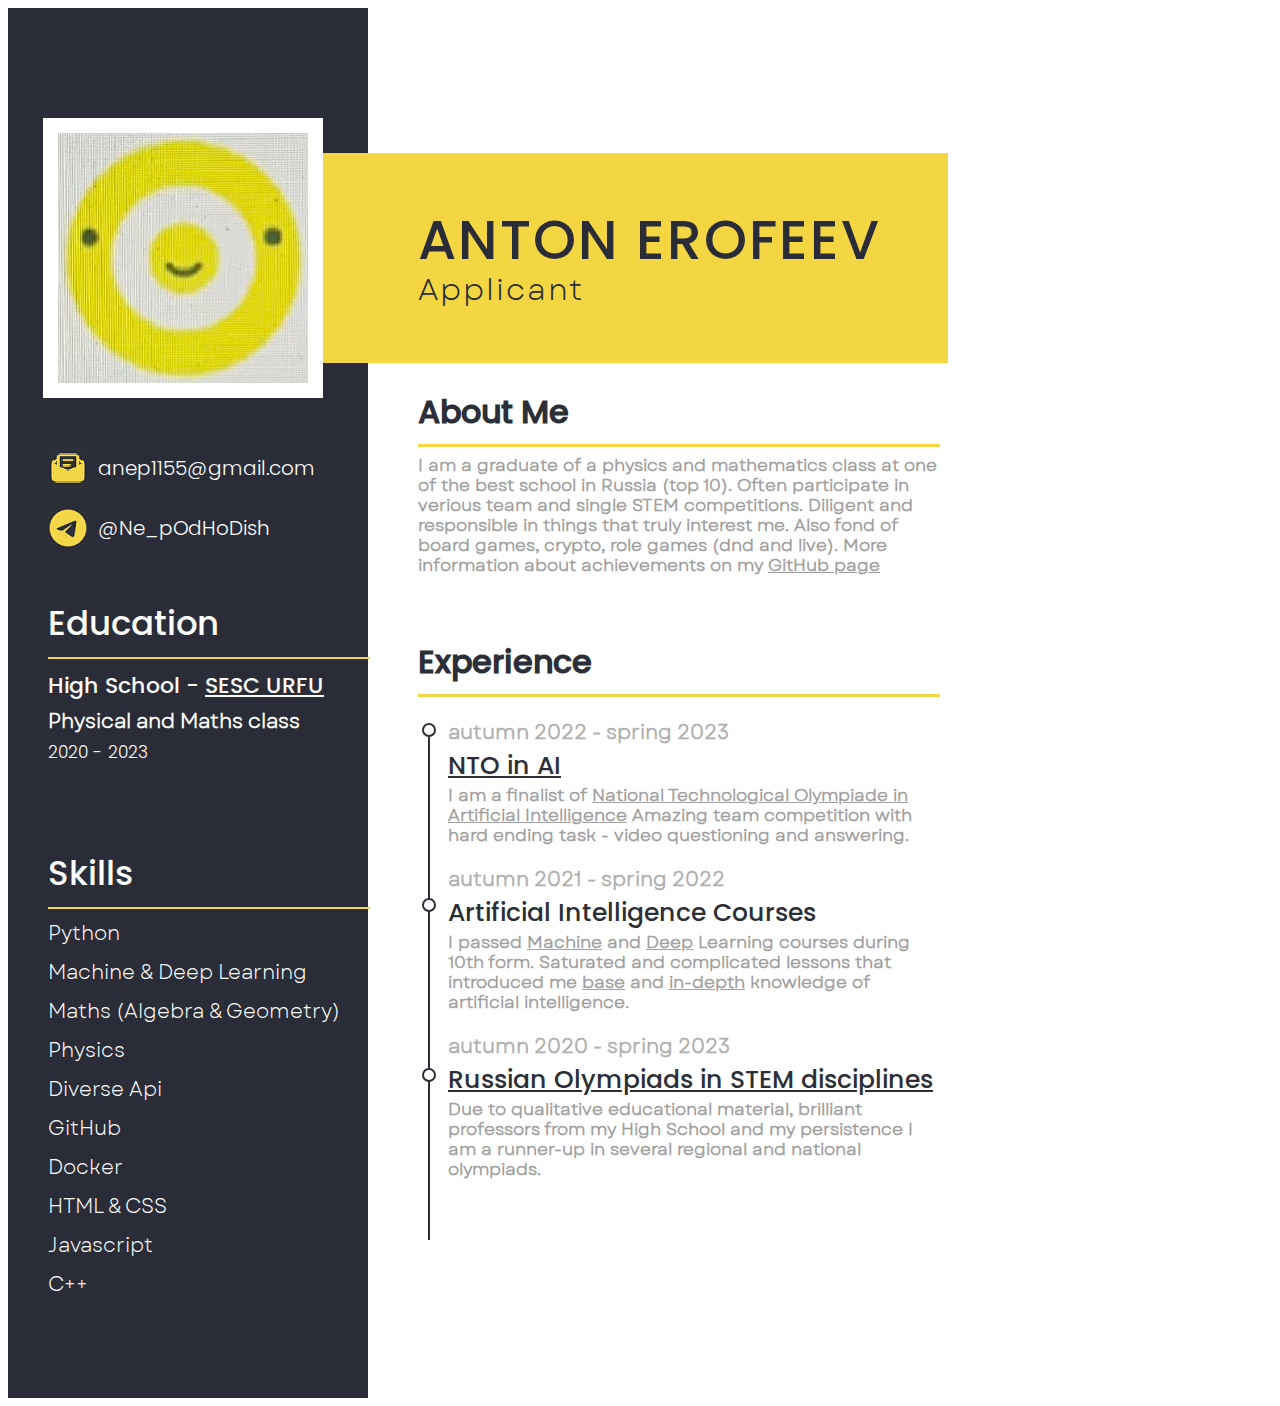
<file: 7_Building_resume/Index.html>
<!DOCTYPE html>

<html>
    <head>
        <meta charset="utf-8">
        <title>resume</title>
        <style>
            @page {
                size: A4;
                margin: 0px;
            }
            @font-face {
                font-family: 'poppins';
                src: url('help/Poppins-Medium.ttf');
            }
            @font-face {
                font-family: 'poppins_light';
                src: url('help/Poppins-Light.ttf');
            }
            @font-face {
                font-family: 'garet';
                src: url('help/Garet-Book.ttf');
            }
            .back_l {
                position: relative;
                z-index: 1;
                width: 360px;
                height: 1390px;
                background-color: #2a2d37;
            }
            .icon {
                position: absolute;
                z-index: 3;
                top: 110px;
                left: 35px;
                width: 280px;
                height: 280px;
                background-color: #ffffff;
            }
            .img_icon {
                margin: 15px;
            }
            .name {
                position: absolute;
                z-index: 2;
                top: 145px;
                left: 310px;
                width: 630px;
                height: 210px;
                background-color: #f4d643;
            }
            .name_1 {
                margin-top: 45px;
                margin-left: 100px;
                height: 70px;
                font-family: 'poppins';
                font-size: 55px;
                letter-spacing: 2px;
                color: #2a2d37;
            }
            .name_2 {
                margin-left: 100px;
                font-family: 'garet';
                font-size: 30px;
                letter-spacing: 2px;
                color: #2a2d37;
            }
            .contacts {
                position: absolute;
                top: 440px;
                left: 40px;
                width: 280px;
                height: 100px;
                color: #fbfbfa;
                font-family: 'poppins_light';
                font-size: 20px;
            }
            .img_mail {
                position: absolute;
                top: 0px;
                left: 0px;
                width: 40px;
                height: 40px;
            }
            .img_tg {
                position: absolute;
                top: 60px;
                left: 0px;
                width: 40px;
                height: 40px;
            }
            .mail {
                position: absolute;
                top: 0px;
                left: 40px;
                width: 220px;
                height: 30px;
                margin: 5px 10px;
            }
            .tg {
                position: absolute;
                top: 60px;
                left: 40px;
                width: 250px;
                height: 30px;
                margin: 5px 10px;
            }
            .education {
                position: absolute;
                top: 590px;
                left: 40px;
                width: 320px;
                height: 200px;
            }
            .skills {
                position: absolute;
                top: 840px;
                left: 40px;
                width: 320px;
                height: 500px;
            }
            .school_1 {
                color: #fbfbfa;
                font-size: 22px;
                font-family: 'poppins';
                margin: 10px 0px 0px;
            }
            .school_2 {
                color: #fbfbfa;
                font-size: 20px;
                font-family: 'garet';
                margin: 5px 0px 0px;
            }
            .date_l {
                color: #fbfbfa;
                font-size: 17px;
                font-family: 'poppins_light';
                margin: 3px 0px 0px;
            }
            .head_l {
                color: #fbfbfa;
                font-size: 34px;
                font-family: 'poppins';
            }
            .mid_text_l {
                color: #fbfbfa;
                font-size: 20px;
                font-family: 'garet';
                margin: 10px 0px 0px;
            }
            .about_me {
                position: absolute;
                top: 380px;
                left: 410px;
                width: 520px;
                height: 200px;
            }
            .experience {
                position: absolute;
                top: 630px;
                left: 410px;
                width: 520px;
                height: 500px;
            }
            .head_r {
                color: #2c2f37;
                font-size: 32px;
                font-family: 'poppins';
            }
            .line {
                position: absolute;
                top: 90px;
                left: 10px;
                width: 0px;
                height: 510px;
                border: #2c2f37 solid 1px;
            }
            .circle {
                position: absolute;
                left: 4px;
                width: 10px;
                height: 10px;
                border-radius: 10px;
                border: #2c2f37 solid 2px;
                background-color: #ffffff;
            }
            .c_1 {
                top: 85px;
            }
            .c_2 {
                top: 260px;
            }
            .c_3 {
                top: 430px;
            }
            .cases {
                position: absolute;
                top: 80px;
                left: 30px;
                width: 490px;
                height: 450px;
            }
            .time {
                color: #afb0b0;
                font-size: 20px;
                font-weight: bold;
                font-family: 'garet';
            }
            .event {
                color: #2c2f37;
                font-size: 25px;
                font-family: 'poppins';
            }
            .description {
                line-height: 20px;
                color: #a0a0a0;
                font-size: 17px;
                font-weight: bold;
                font-family: 'garet';
                margin: 0px 0px 20px;
            }
        </style>
    </head>
    <body >
        <div class="back_l">

            <div class="name">
                <div class="name_1">ANTON EROFEEV</div>
                <div class="name_2">Applicant</div>
            </div>

            <div class="icon">
                <img src="help/icon.jpg" class="img_icon">
            </div>

            <div class="contacts">
                <img src="help/mail.png" class="img_mail">
                <div class="mail">anep1155@gmail.com</div>
                <img src="help/tg.png" class="img_tg">
                <div class="tg">@Ne_pOdHoDish</div>
            </div>

            <div class="education">
                <div class="head_l">Education</div>
                <hr width="320px" color="#f4d643">
                <div class="school_1" s>High School - <a href="https://lyceum.urfu.ru/" target="_blank" class="school_1">SESC URFU</a></div>
                <div class="school_2"><b>Physical and Maths class</b></div>
                <div class="date_l">2020 - 2023</div>
            </div>

            <div class="skills">
                <div class="head_l">Skills</div>
                <hr width="320px" color="#f4d643">
                <div class="mid_text_l">Python</div>
                <div class="mid_text_l">Machine & Deep Learning</div>
                <div class="mid_text_l">Maths (Algebra & Geometry)</div>
                <div class="mid_text_l">Physics</div>
                <div class="mid_text_l">Diverse Api</div>
                <div class="mid_text_l">GitHub</div>
                <div class="mid_text_l">Docker</div>
                <div class="mid_text_l">HTML & CSS</div>
                <div class="mid_text_l">Javascript</div>
                <div class="mid_text_l">C++</div>
            </div>

            <div class="about_me">
                <div class="head_r"><b>About Me</b></div>
                <hr width="520px" color="#f4d643" size="3px">
                <div class="description">I am a graduate of a physics and mathematics class at one of the best school in Russia (top 10).
                    Often participate in verious team and single STEM competitions. 
                    Diligent and responsible in things that truly interest me. 
                    Also fond of board games, crypto, role games (dnd and live).
                    More information about achievements on my <a class='description' href="https://github.com/nepodhodish/Resume" target="_blank">GitHub page</a></div>
            </div>

            <div class="experience">
                <div class="head_r"><b>Experience</b></div>
                <hr width="520px" color="#f4d643" size="3px">
                <div class="line"></div>
                <div class="circle c_1"></div>
                <div class="circle c_2"></div>
                <div class="circle c_3"></div>
                <div class="cases">
                    <div class="time">autumn 2022 - spring 2023</div>
                    <div class="event"><a class="event" href="https://github.com/nepodhodish/Resume/tree/main/6_NTO_in_AI" target="_blank">NTO in AI</a></div>
                    <div class="description">I am a finalist of <a class="description" href="https://ntcontest.ru/about/press-releases/obyavleny-pobediteli-natsionalnoy-tekhnologicheskoy-olimpiady-po-profilyu-iskusstvennyy-intellekt/" target="_blank">National Technological Olympiade in Artificial Intelligence</a>
                                            Amazing team competition with hard ending task - video questioning and answering.</div>
                    <div class="time">autumn 2021 - spring 2022</div>
                    <div class="event">Artificial Intelligence Courses</div>
                    <div class="description">I passed <a class="description" href="https://algocode.ru/mlwinter2022/" target="_blank">Machine</a> and <a class="description" href="https://algocode.ru/dlwinter2022/" target="_blank">Deep</a> Learning courses during 10th form.
                                            Saturated and complicated lessons that introduced me <a class="description" href="https://github.com/nepodhodish/Resume/tree/main/3_ML_course" target="_blank">base</a> and <a class="description" href="https://github.com/nepodhodish/Resume/tree/main/4_DL_course" target="_blank">in-depth</a> knowledge of artificial intelligence.</div>
                    <div class="time">autumn 2020 - spring 2023</div>
                    <div class="event"><a class="event" href="https://github.com/nepodhodish/Resume/tree/main/5_School_olympiads" target="_blank">Russian Olympiads in STEM disciplines</a></div>
                    <div class="description">Due to qualitative educational material, brilliant professors from my High School and my persistence I am a runner-up in several regional and national olympiads.</div>
                </div>
            </div>

            

        </div>
        

    </body>
</html>
</file>
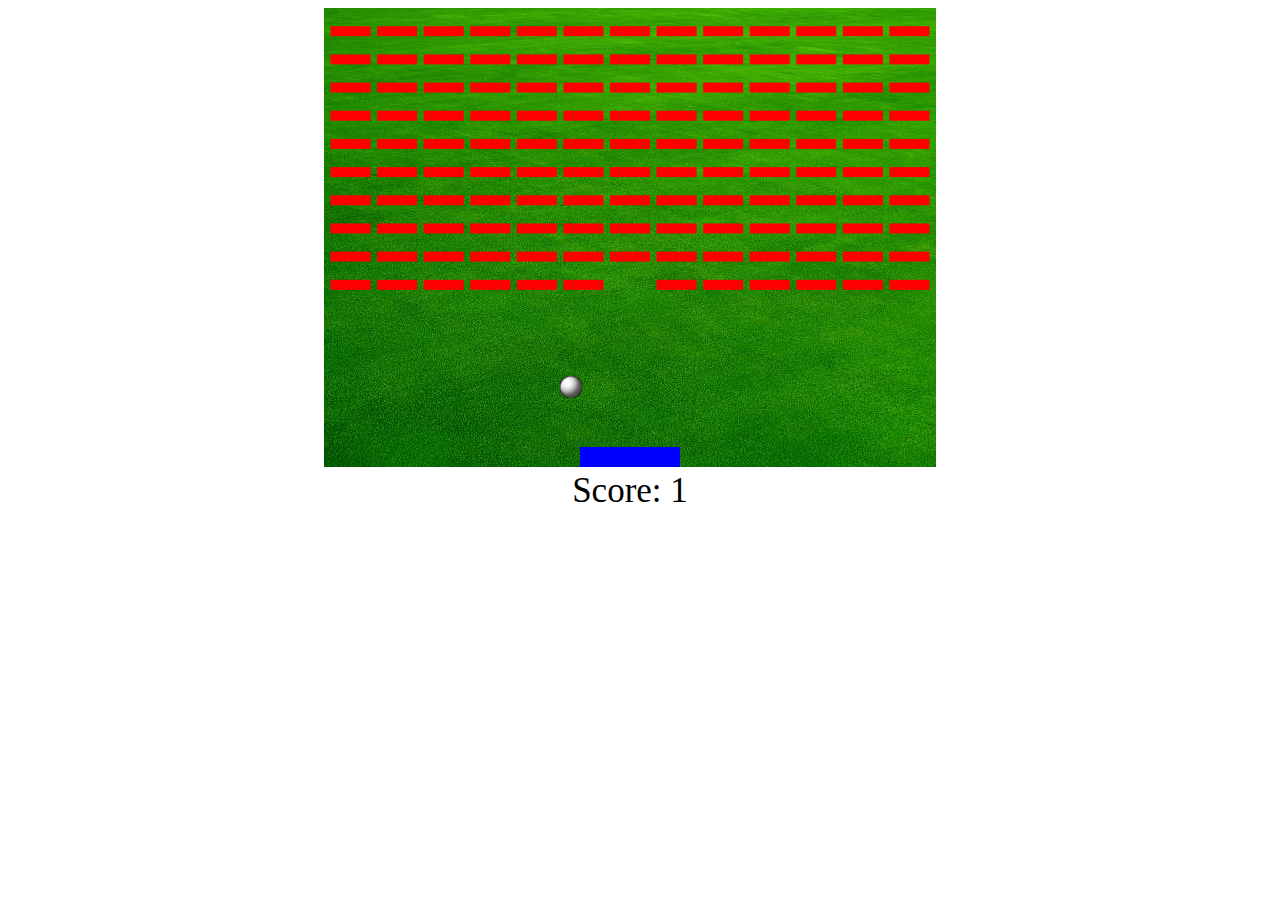
<file: 2_Web_beginnings/blocks/Index.html>
<!DOCTYPE html>
<html>
<head>
  <meta charset="utf-8">
  <title>blocks</title>
  <link rel="stylesheet" href="help.css">
</head>
<body>

<canvas class='canvas' id='canva' width='612' height='459'></canvas>
<div class='score' id='divscore'></div>

<script>
function Ran(min1,max1,min2,max2,round){
  let chislo1;
  //let chislo2;
  let itog;
  chislo1 = Math.random()*(max1-min1)+min1;
  //chislo2 = Math.random()*(max2-min2)+min2;
  //if(Math.round(Math.random())){
  itog = chislo1;
  //} else {
    //itog = chislo2;
  //}
  if(round == true){
    itog = Math.round(itog);
  }
  return itog;
}

let cwid = 612;
let chei = 459;
let can = document.getElementById('canva');
let canv = can.getContext('2d');
canv.strokeStyle = 'rgb(0,0,0)';
canv.strokeRect(0,0,cwid,chei);


class Player{
  constructor(x,y,wid,hei,speed){
    this.x = x;
    this.y = y;
    this.wid = wid;
    this.hei = hei;
    this.speed = speed;
    this.ballxx = 2;
    this.xx = this.ballxx;
  }
  Draw(left,right){
    if(left == true && right == false){
      this.x -= this.speed;
      this.xx = -this.ballxx;
    }
    if((left == true && right == true) || (left == false && right == false)){
      this.xx = 0;
    }
    if(right == true){
      this.x += this.speed;
      this.xx = this.ballxx;
    }

    if(this.x+this.wid >= cwid){
      this.x = cwid-this.wid;
    } else if(this.x <= 0){
      this.x = 0;
    }

    canv.fillStyle = 'rgb(0,0,255)';
    canv.fillRect(this.x,this.y,this.wid,this.hei);
  }
}
let gamer = new Player(256,439,100,20,6);
let left = false;
let right = false;
gamer.Draw(left,right);


class Block{
  constructor(x,y,wid,hei){
    this.x = x;
    this.y = y;
    this.wid = wid;
    this.hei = hei;
  }
  Draw(){
    canv.fillStyle = 'rgb(255,0,0)';
    canv.fillRect(this.x,this.y,this.wid,this.hei);
  }
}
let blocks = [];
let bwid = 40;
let bhei = 10;
let cmax = 300
let colvowid = Math.floor(cwid/bwid)-2;
let colvohei = Math.floor(cmax/bhei)-20;
let x = (cwid-colvowid*bwid)/(colvowid+1);
let y = (cmax-colvohei*bhei)/(colvohei+1);
for(let i=0;i<colvohei;i+=1){
  for (let o=0;o<colvowid;o+=1){
    blocks.push(new Block(x+(x+bwid)*o,y+(y+bhei)*i,bwid,bhei));
  }
}

class Ball{
  constructor(img,x,y,wid,hei,speed,way){
    this.img = img;
    this.x = x;
    this.y = y;
    this.wid = wid;
    this.hei = hei;
    this.speed = speed
    if(Math.round(Math.random())){
      this.xx = speed;
    } else {
      this.xx = -speed;
    }
    this.yy = -speed;
    this.way = way;
    this.play = true;
    this.chet1 = 0;
    this.chet2 = 0;
    this.chet3 = 0;
    this.maxscore = blocks.length;
    this.score = 0;
  }
  Draw(){
    this.score = this.maxscore - blocks.length;
    this.chet1 += 1;
    this.chet2 += 1;
    this.chet3 += 1;
    this.x += this.xx*Math.cos(this.way);
    this.y += this.yy*Math.sin(this.way);
    if((this.x <= 0) || (this.x+this.wid >= cwid)){
      this.xx = -this.xx;
    }
    if(this.y <= 0){
      this.yy = -this.yy;
    } else if(this.y+this.hei >= chei){
      this.play = false;
      alert('Ты проиграл!');
    }
    if((this.chet1 >= Math.ceil(this.hei/this.speed)+1) && (this.x+this.wid > gamer.x) && (this.x < gamer.x+gamer.wid) && (this.y+this.hei > gamer.y) && (this.y < gamer.y+gamer.hei)){
      this.yy = -this.yy;
      this.xx += gamer.xx
      this.chet1 = 0;
    }

    for(let i=blocks.length-1;i>-1;i-=1){
      if((this.x+this.wid > blocks[i].x) && (this.x < blocks[i].x+blocks[i].wid)){
        if((this.chet2 >= Math.ceil(this.hei/this.speed)+1) && (this.y+this.hei > blocks[i].y) && (this.y+this.hei < blocks[i].y+blocks[i].hei)){
          this.chet2 = 0;
          this.yy = -this.yy;
          blocks.splice(i,1);
        } else if((this.chet3 >= Math.ceil(this.hei/this.speed)+1) && (this.y < blocks[i].y+blocks[i].hei) && (this.y > blocks[i].y)){
          this.chet3 = 0;
          this.yy = -this.yy;
          blocks.splice(i,1);
        }
      }
    }
    canv.drawImage(this.img,this.x,this.y);
  }
}
let imgball = new Image();
imgball.src = 'ball.gif';
let shar = new Ball(imgball,294,300,24,24,3,Ran(Math.PI/6,Math.PI*7/18,Math.PI*11/18,Math.PI*5/6,false));

alert('Готов?');

function Do(){
  canv.clearRect(0,0,cwid,chei);
  gamer.Draw(left,right);
  shar.Draw();
  for (let i=0;i<blocks.length;i+=1){
    blocks[i].Draw();
  }
  document.getElementById('divscore').innerHTML = `Score: ${shar.score}`;
  if(blocks.length == 0){
    shar.play = false;
    alert('Ты выйграл...');
  }
  if(shar.play == false){
    alert('Игра окончена');
  } else {
    setTimeout(Do,16);
  }
}
Do()

document.onkeydown = down;
function down(event){
  if(event.keyCode == 37){
    left = true;
  }
  if(event.keyCode == 39){
    right = true;
  }
}
document.onkeyup = up;
function up(event){
  if(event.keyCode == 37){
    left = false;
  }
  if(event.keyCode == 39){
    right = false;
  }
}


</script>
</body>
</html>
</file>
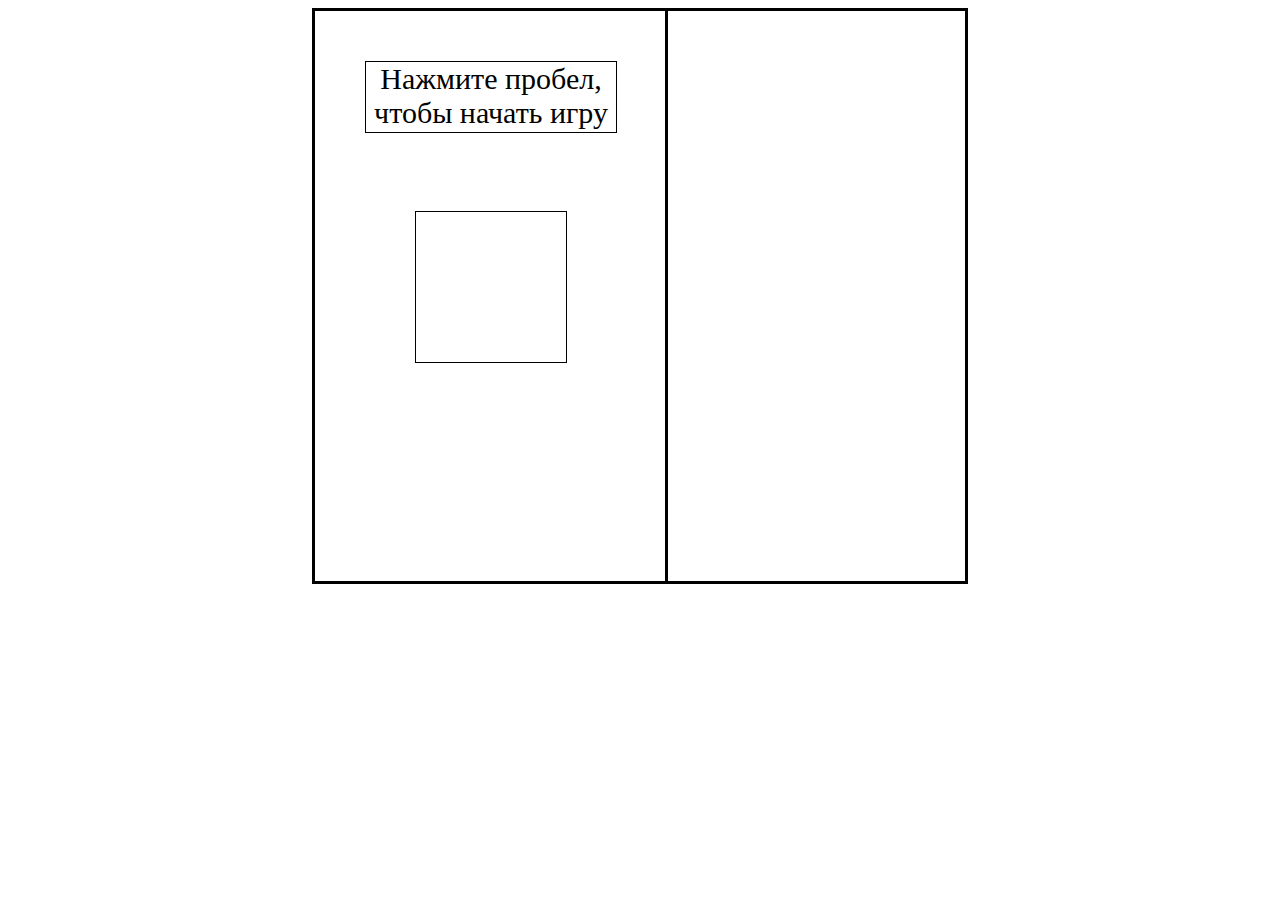
<file: 2_Web_beginnings/tetris/Index.html>
<!DOCTYPE html>
<html>
<head>
  <title>tetris</title>
  <link rel="stylesheet" href="help.css">
</head>
<body>
    <div class="maindiv" id="main">
        <canvas class='nowcanvas' id='now' width='300' height='570'></canvas>
        <div class='scorediv' id='score'>Нажмите пробел, чтобы начать игру</div>
        <canvas class="nextcanvas" id="next" width='150' height='150'></canvas>
    </div>

<script>
    let cwid = 300;
    let chei = 570;
    let can = document.getElementById("now").getContext('2d');
    let ncwid = 150;
    let nchei = 150;
    let nextcan = document.getElementById("next").getContext('2d');
    let bstor = 30;
    let pole = [];

    class Pixels{
        constructor(num,color,matr){
            this.num = num;
            this.color = color;
            this.matr = matr;
        }
        draw(){
            if(this.num == 1){
                can.fillStyle = this.color;
                can.fillRect(this.matr%(cwid/bstor)*bstor,Math.floor(this.matr/(cwid/bstor))*bstor, bstor, bstor);
                can.strokeRect(this.matr%(cwid/bstor)*bstor,Math.floor(this.matr/(cwid/bstor))*bstor, bstor, bstor);
            }
            
        }
    }





    for (let i=0; i<chei/bstor; i+=1){
        for (let o=0; o<cwid/bstor; o+=1){
            pole.push(new Pixels(0,(255,255,255),o+i*cwid/bstor));
        }
    }
    for (let o=0; o<cwid/bstor; o+=1){
        pole.push(new Pixels(1,(0,0,0),o+chei/bstor*cwid/bstor));
    }
    //console.log(pole);
    let stopgame = false;

    let kindblocks = [
        [0, 1, 0,
         1, 1, 1,
         0, 0, 0,],
        [1, 0, 0,
         1, 1, 1,
         0, 0, 0],
        [0, 0, 1,
         1, 1, 1,
         0, 0, 0],
        [0, 1, 1,
         1, 1, 0,
         0, 0, 0],
        [1, 1, 0,
         0, 1, 1,
         0, 0, 0],
        [1, 1,
         1, 1],
        [0, 0, 0, 0,
         1, 1, 1, 1,
         0, 0, 0, 0,
         0, 0, 0, 0]
    ];

    function color() {
        let r = (Math.round(Math.random() * 8)) * 32 - 1;
        let g = (Math.round(Math.random() * 8)) * 32 - 1;
        let b = (Math.round(Math.random() * 8)) * 32 - 1;
        if(r == -1){
            r += 1;
        } else if(g == -1){
            g += 1;
        } else if(b == -1){
            b += 1;
        }
        let itog = `rgb(${r},${g},${b})`;
        return itog;
    }


    let right = false;
    let left = false;
    let turn = false;
    let drop = false;
    let start = true;
    class Block {
        constructor(matrix) {
            this.matrixpast = matrix;
            this.matrix = matrix;
            this.matstor = Math.sqrt(this.matrix.length);
            this.x;
            this.y;
            this.realup;
            this.realdown; 
            this.realleft; 
            this.realright; 
            this.pusta;
            this.color = color();
            this.ready;
            this.firststart = true;
            this.waitdrop = 0;
            this.waitfordrop = 15;
            this.waitforscore = 1000;
            this.waitturn = 0;

        }
        draw() {

            this.pusta = 0;
            this.realup = 0;
            this.realdown = 0; 
            this.realleft = 0; 
            this.realright = 0; 

            for (let i=0; i<this.matstor; i+=1){
                for (let o=0;  o<this.matstor; o+=1){
                    this.pusta += this.matrix[i*this.matstor + o];
                }
                if(this.pusta == 0){
                    this.realup += 1;
                } else {
                    this.pusta = 0;
                    break;
                }
            }
            for (let i=this.matstor-1; i>-1; i-=1){
                for (let o=0;  o<this.matstor; o+=1){
                    this.pusta += this.matrix[i*this.matstor + o];
                }
                if(this.pusta == 0){
                    this.realdown += 1;
                } else {
                    this.pusta = 0;
                    break;
                }
            }      
            for (let i=0; i<this.matstor; i+=1){
                for (let o=0;  o<this.matstor; o+=1){
                    this.pusta += this.matrix[i + o*this.matstor];
                }
                if(this.pusta == 0){
                    this.realleft += 1;
                } else {
                    this.pusta = 0;
                    break;
                }
            }
            for (let i=this.matstor-1; i>-1; i-=1){
                for (let o=0;  o<this.matstor; o+=1){
                    this.pusta += this.matrix[i + o*this.matstor];
                }
                if(this.pusta == 0){
                    this.realright += 1;
                } else {
                    this.pusta = 0;
                    break;
                }
            }
            if(this.ready == 1){
                this.x = ((nchei / bstor - (this.matstor - this.realleft - this.realright))/2)*bstor - this.realleft*bstor; 
                this.y = ((ncwid / bstor - (this.matstor - this.realup - this.realdown))/2)*bstor - this.realup*bstor; 
                nextcan.fillStyle = this.color;
                for (let i = 0; i < this.matrix.length; i += 1) {
                    if (this.matrix[i] == 1) {
                        nextcan.fillRect(this.x + i % this.matstor * bstor, this.y + Math.floor(i / this.matstor) * bstor, bstor, bstor);
                    }
                }
            } else if(this.ready == 2){
                can.fillStyle = this.color;
                if(this.firststart == true){
                    this.firststart = false
                    this.x = Math.floor((cwid / bstor - this.matstor)/2)*bstor;
                    this.y = 0;
                    for (let i = 0; i < this.matrix.length; i += 1) {
                        if (this.matrix[i] == 1) {
                            can.fillRect(this.x + i % this.matstor * bstor, this.y + Math.floor(i / this.matstor) * bstor, bstor, bstor);
                        }
                    }
                }
                
                
                if (drop == true) {
                    score += 1;
                    document.getElementById('score').innerHTML = `Счёт:<br>${score}`;
                    this.y += bstor;
                }
                this.waitdrop += 1;
                if((score >= this.waitforscore) && (this.waitfordrop > 1)){
                    console.log('q');
                    this.waitforscore += 1000;
                    this.waitfordrop -= 2;
                    if(this.waitfordrop <= 0){
                        this.waitdrop = 1;
                    }
                }
                
                if ((this.waitdrop >= this.waitfordrop) && (drop == true)){
                    this.waitdrop = 0;
                } else if(this.waitdrop == this.waitfordrop){
                    this.y += bstor;
                    this.waitdrop = 0;
                }



                this.waitturn += 1
                if ((turn == true) && (this.waitturn >=2)) {
                    this.waitturn = 0;
                    this.matrix = [];
                    for (let i = 0; i < this.matstor; i += 1){
                        for (let o = this.matstor**2-this.matstor; o > -1; o -= this.matstor){
                            this.matrix.push(this.matrixpast[o+i]);
                        }    
                    } 
                    for (let i = 0; i < this.matstor**2; i += 1){
                        if(this.matrix[i] == 1){
                            if(pole[this.x/bstor + this.y/bstor*cwid/bstor + Math.floor(i/this.matstor)*cwid/bstor + i%this.matstor].num == 1){
                                this.matrix = this.matrixpast;
                            }
                        }
                    }
                    if(this.matrix != this.matrixpast){
                        this.matrixpast = this.matrix;
                        for (let i=0; i<this.matstor; i+=1){
                            for (let o=0;  o<this.matstor; o+=1){
                                this.pusta += this.matrix[i*this.matstor + o];
                            }
                            if(this.pusta == 0){
                                this.realup += 1;
                            } else {
                                this.pusta = 0;
                                break;
                            }
                        }
                        for (let i=this.matstor-1; i>-1; i-=1){
                            for (let o=0;  o<this.matstor; o+=1){
                                this.pusta += this.matrix[i*this.matstor + o];
                            }
                            if(this.pusta == 0){
                                this.realdown += 1;
                            } else {
                                this.pusta = 0;
                                break;
                            }
                        }      
                        for (let i=0; i<this.matstor; i+=1){
                            for (let o=0;  o<this.matstor; o+=1){
                                this.pusta += this.matrix[i + o*this.matstor];
                            }
                            if(this.pusta == 0){
                                this.realleft += 1;
                            } else {
                                this.pusta = 0;
                                break;
                            }
                        }
                        for (let i=this.matstor-1; i>-1; i-=1){
                            for (let o=0;  o<this.matstor; o+=1){
                                this.pusta += this.matrix[i + o*this.matstor];
                            }
                            if(this.pusta == 0){
                                this.realright += 1;
                            } else {
                                this.pusta = 0;
                                break;
                            }
                        }
                    }
                }

                if(this.x + this.realleft*bstor < 0){
                    this.x = -this.realleft*bstor;
                }
                if(this.x + bstor*this.matstor - this.realright*bstor > cwid){
                    this.x = cwid - bstor*this.matstor + this.realright*bstor;
                }





                if (right == true) {
                    this.x += bstor;
                    if(this.x + bstor*this.matstor - this.realright*bstor > cwid){
                        this.x = cwid - bstor*this.matstor + this.realright*bstor;
                    } else {
                        for (let i = 0; i < this.matstor**2; i += 1){
                            if(this.matrix[i] == 1){
                                if(pole[this.x/bstor + this.y/bstor*cwid/bstor + Math.floor(i/this.matstor)*cwid/bstor + i%this.matstor].num == 1){
                                    this.x -= bstor;
                                }
                            }
                        }
                    }
                }
                if (left == true) {
                    this.x -= bstor;
                    if(this.x + this.realleft*bstor < 0){
                        this.x = -this.realleft*bstor;
                    }else {
                        for (let i = 0; i < this.matstor**2; i += 1){
                            if(this.matrix[i] == 1){
                                if(pole[this.x/bstor + this.y/bstor*cwid/bstor + Math.floor(i/this.matstor)*cwid/bstor + i%this.matstor].num == 1){
                                    this.x += bstor;
                                }
                            }
                        }
                    }
                    
                }
                
                

                for (let i = 0; i < this.matstor**2; i += 1){
                    if(this.matrix[i] == 1){
                        if(pole[this.x/bstor + this.y/bstor*cwid/bstor + Math.floor(i/this.matstor)*cwid/bstor + i%this.matstor].num == 1){
                            stopgame = true;
                            alert('Ты проиграл');
                            break;
                        }
                    }
                }
                if(stopgame == false){
                    for (let i = 0; i < this.matstor**2; i += 1){
                        if(this.matrix[i] == 1){
                            if(pole[this.x/bstor + this.y/bstor*cwid/bstor + Math.floor(i/this.matstor)*cwid/bstor + cwid/bstor + i%this.matstor].num == 1){
                                this.ready = 3;
                                break;
                            }
                        }
                    }
                }
                
                for (let i = 0; i < this.matrix.length; i += 1) {
                    if (this.matrix[i] == 1) {
                        can.fillRect(this.x + i % this.matstor * bstor, this.y + Math.floor(i / this.matstor) * bstor, bstor, bstor);
                    }
                }

                
            }else if(this.ready == 3){
                can.fillStyle = this.color;
                for (let i = 0; i < this.matrix.length; i += 1) {
                    if (this.matrix[i] == 1) {
                        can.fillRect(this.x + i % this.matstor * bstor, this.y + Math.floor(i / this.matstor) * bstor, bstor, bstor);
                    }
                }
                
                for (let i = 0; i < this.matstor; i += 1){
                    for (let o = 0; o < this.matstor; o += 1){
                        if(this.matrix[o+i*this.matstor] == 1){
                            pole[this.x/bstor + this.y/bstor*cwid/bstor + o+i*cwid/bstor].num = 1;
                            pole[this.x/bstor + this.y/bstor*cwid/bstor + o+i*cwid/bstor].color = this.color;
                        }
                    }
                }
                blocks.shift();
                nextcan.clearRect(0, 0, ncwid, nchei);
                blocks.push(new Block(kindblocks[Math.floor(Math.random() * 7)]));
                blocks[blocks.length-1].ready = 1;
                blocks[blocks.length-2].ready = 2;

                
                
            } 
        }
    }
    let blocks = [];
    for (let i = 0; i < 2; i += 1) {
        let chislo = Math.floor(Math.random() * 7);
        blocks.push(new Block(kindblocks[chislo]));
    }
    blocks[0].ready = 2;
    blocks[1].ready = 1;
    //console.log(blocks);


    
    let strtyem = true;
    let score = 0;
    document.onkeydown = down;
    function down(event) {
        if ((start == true) && (event.keyCode == 32)) {
            start = false;
            document.getElementById('score').innerHTML = `Счёт:<br>${score}`;
            game();
        }
        
        if (event.keyCode == 65) { //стрелки: 37     a:    65
            left = true;
        }
        if (event.keyCode == 87) { //стрелки:  38    w:   87
            turn = true;
        }
        if (event.keyCode == 68) { //стрелки:   39   d:    68
            right = true;
        }
        if (event.keyCode == 83) { //стрелки:  40    s:   83
            drop = true; 
        }
    }
    document.onkeyup = up;
    function up(event) {
        if (event.keyCode == 65) {
            left = false;
        }
        if (event.keyCode == 87) {
            turn = false;
        }
        if (event.keyCode == 68) {
            right = false;
        }
        if (event.keyCode == 83) {
            drop = false;
        }
    }




    let gamespeed = 80;
    let sum = 0
    let vse = false;
    function game() {
        can.clearRect(0, 0, cwid, chei);
        for (i in blocks){
            blocks[i].draw();
        }
        


        for (let i=4; i>0; i -= 1){
            sum = 0;
            for (let o=0; o<chei/bstor+1-i; o += 1){
                for (let u=o*cwid/bstor; u<(o+i)*cwid/bstor; u += 1){
                    sum += pole[u].num;
                }
                if(sum == i*cwid/bstor){
                    console.log(o,i);
                    score += 3*cwid/bstor*(i**i);
                    document.getElementById('score').innerHTML = `Счёт:<br>${score}`;
                    if(o != 0){
                        for (let e = (o + i)*cwid/bstor-1; e>i*cwid/bstor-1; e -=1){
                            pole[e].num = pole[e-i*cwid/bstor].num;
                            pole[e].color = pole[e-i*cwid/bstor].color;
                        }
                    }
                    for (let e = i*cwid/bstor-1; e>-1; e-=1){
                        pole[e].num = 0;
                        pole[e].color = (255,255,255);
                    }
                    vse = true;
                    break;
                }
                sum = 0;
            }
            if(vse == true){
                vse = false;
                break;
            }
        }


        for (let i=0; i<pole.length; i+=1){
            pole[i].draw();
        }




        if (stopgame == false){
            let gameagain = setTimeout(game, gamespeed);
        }
        
    }
    
</script>



</body>
</html>
</file>
<file: 2_Web_beginnings/blocks/help.css>
.canvas {
  margin: 0px 25%;
  background-image: url('fon.jpg');
}
.score {
  margin: 0px 25%;
  width: 612px;
  height: 50px;
  text-align: center;
  font-size: 35px;

}
</file>
<file: 2_Web_beginnings/tetris/help.css>
.maindiv {
    width: 650px;
    height: 570px;
    margin: 0px auto;
    border: solid black 3px;
    position: relative;
}
.nowcanvas {
    border-left: solid black 3px;
    position: absolute;
    left: 350px;
}
.scorediv {
    width: 250px;
    height: 70px;
    border: solid black 1px;
    position: absolute;
    left: 50px;
    top: 50px;
    font-size: 30px;
    text-align: center;
}
.nextcanvas {
    border: solid black 1px;
    position: absolute;
    left: 100px;
    top: 200px;
}
</file>
